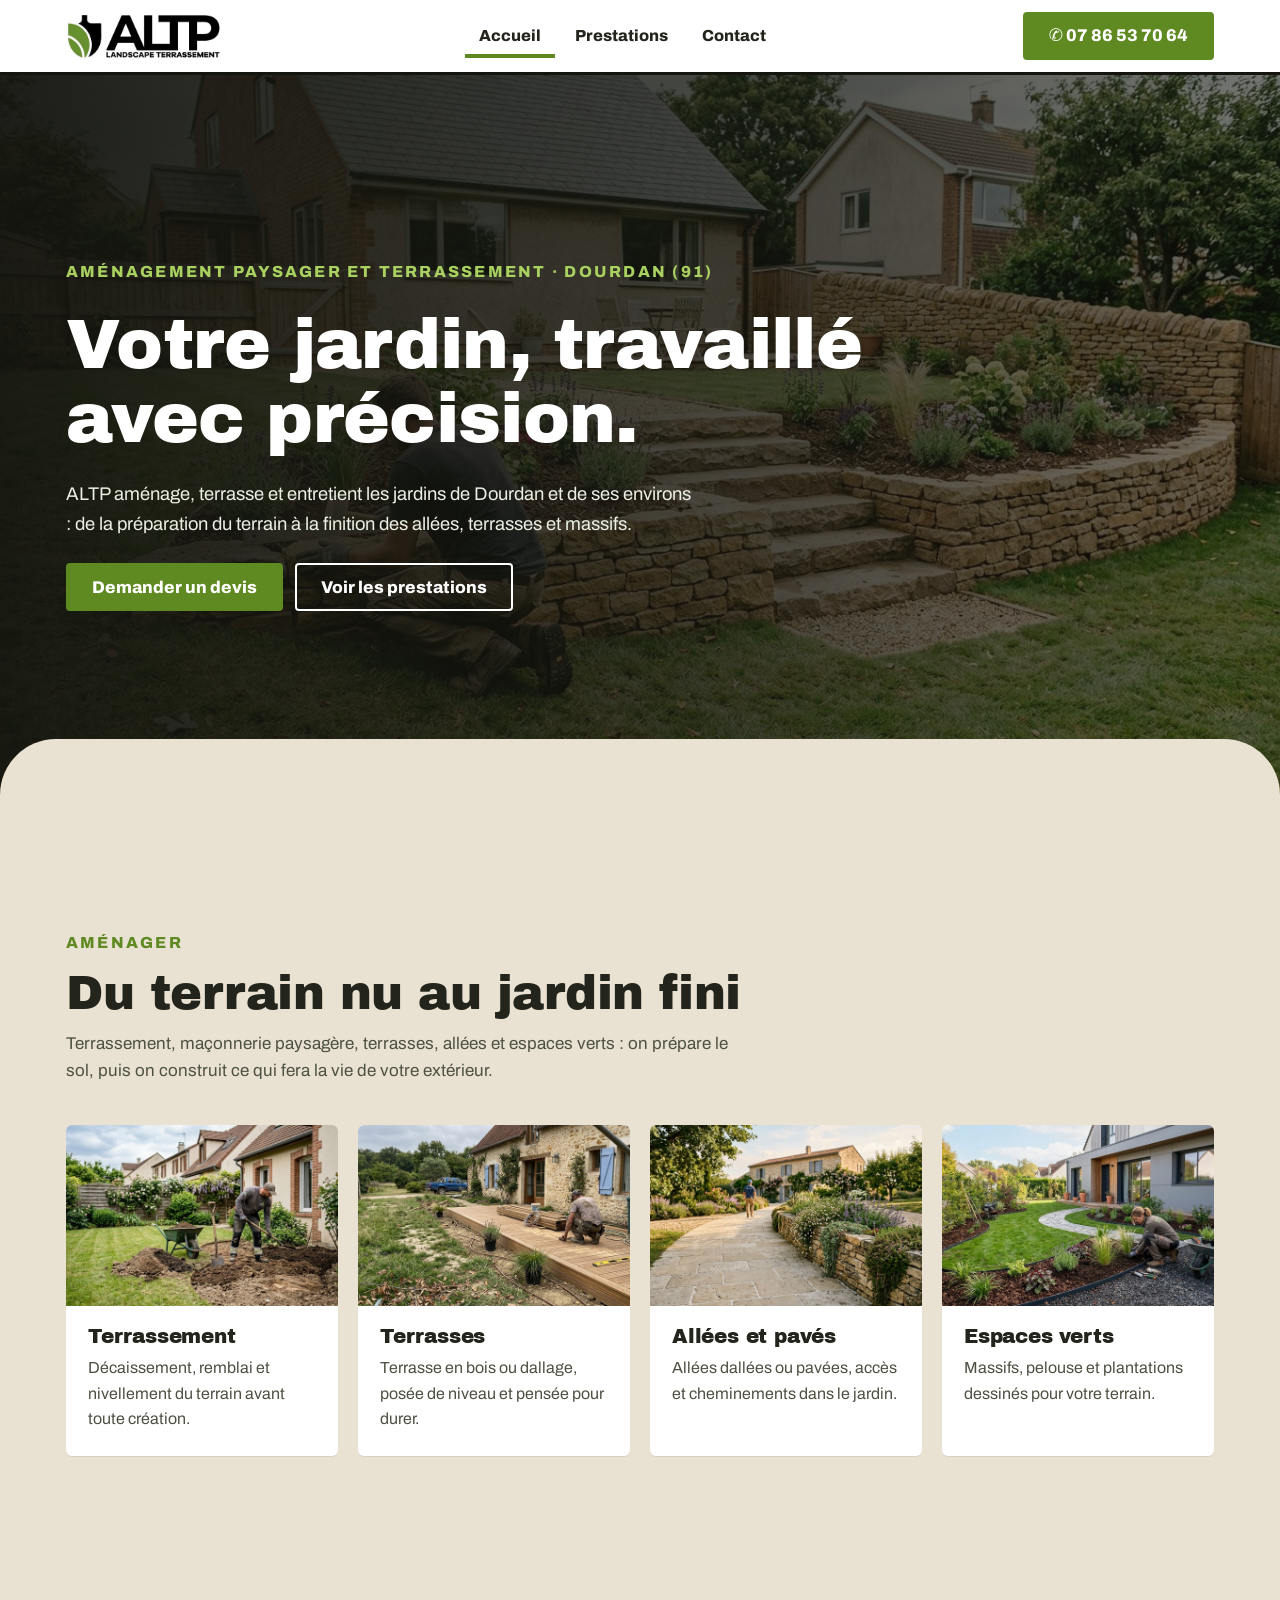
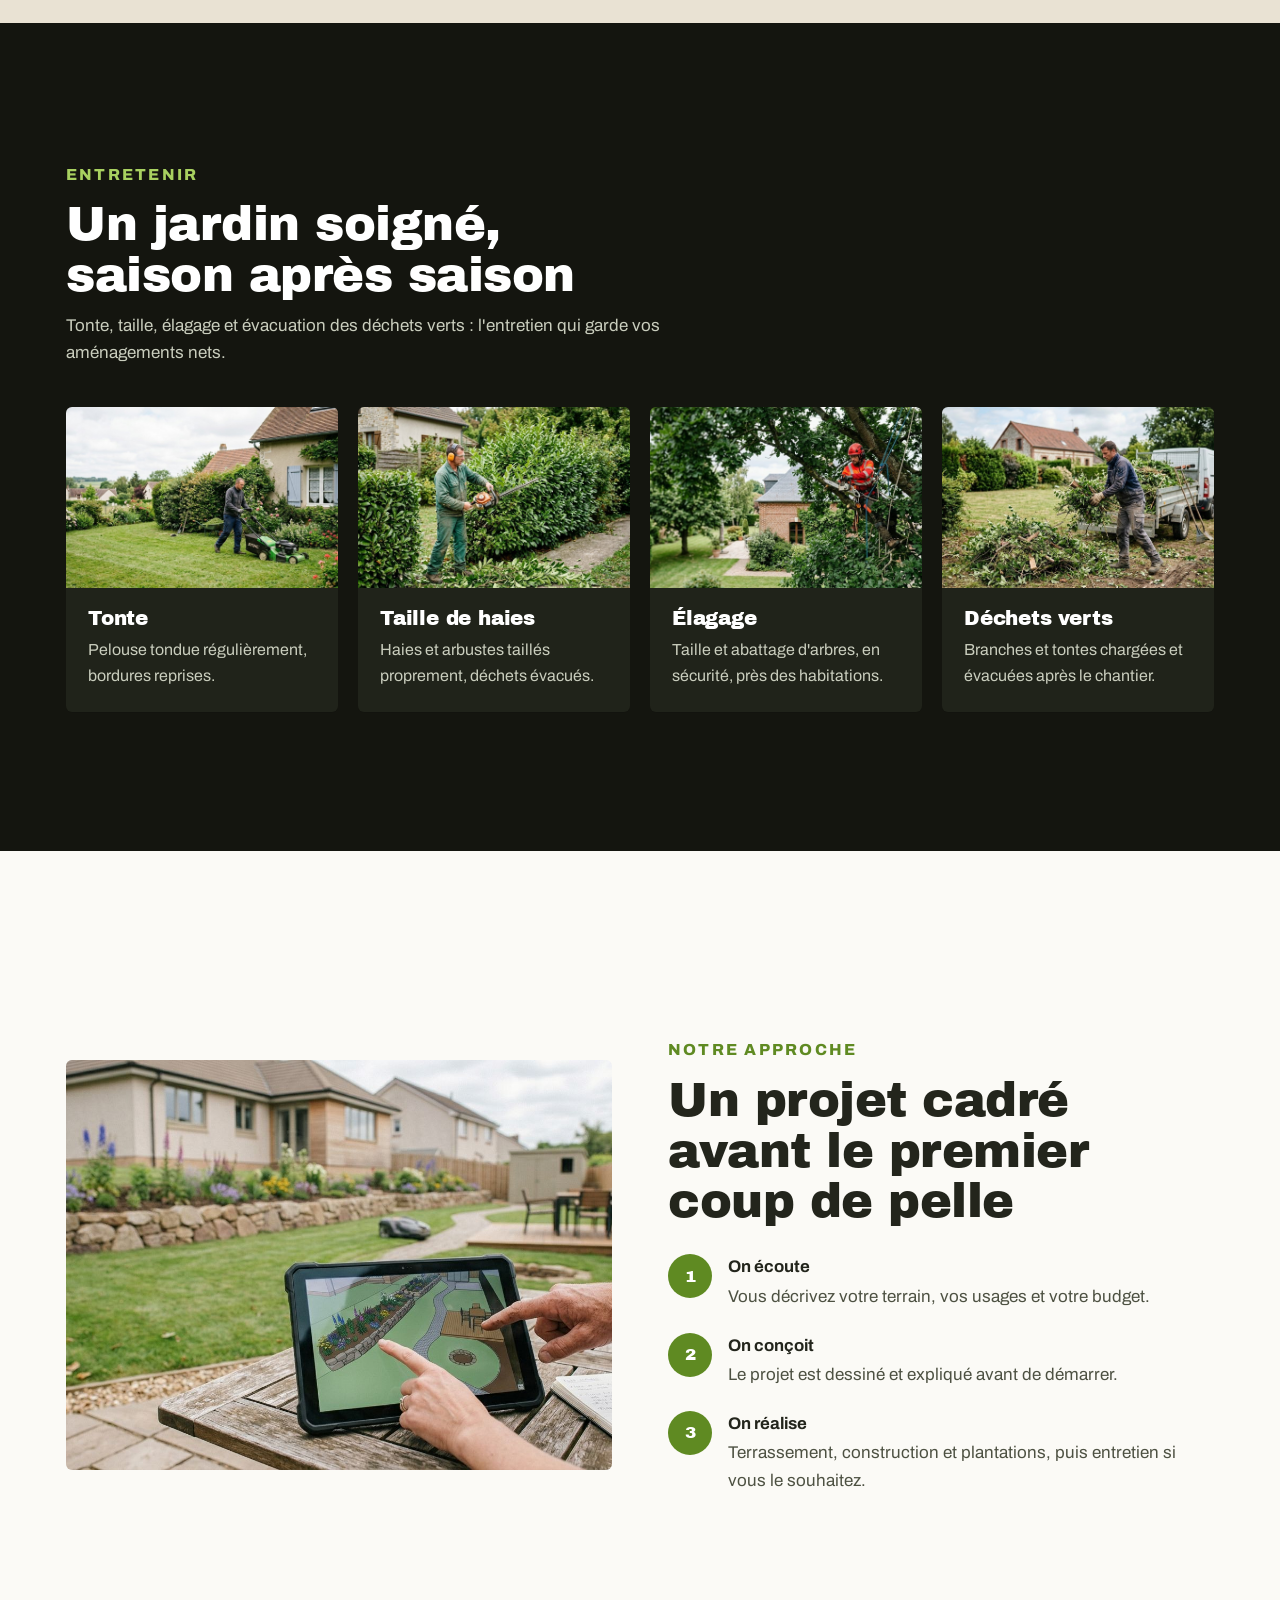
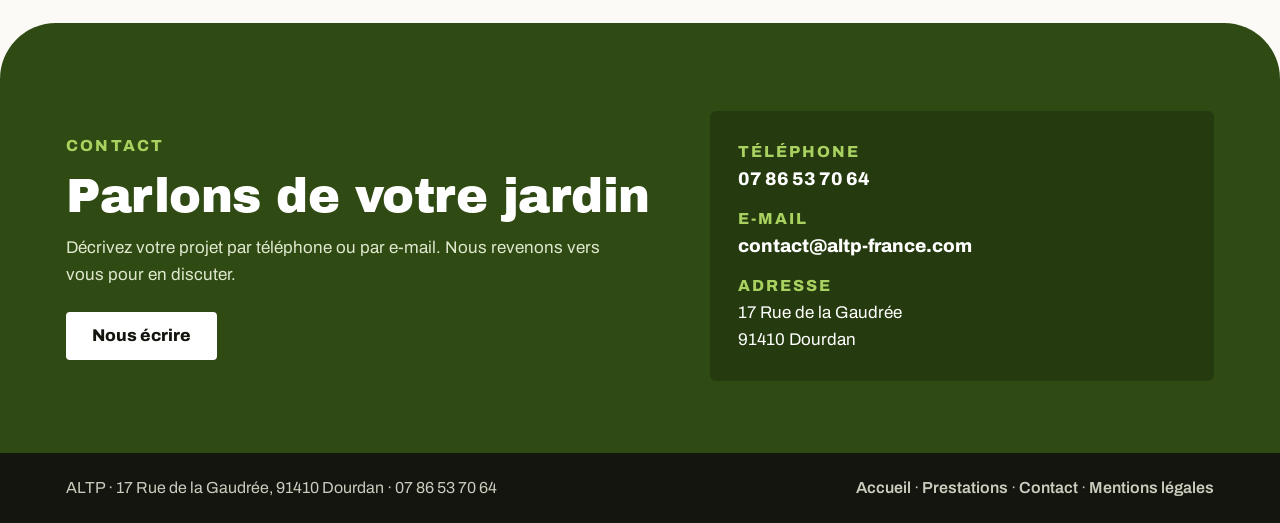
<file: index.html>
<!doctype html>
<html lang="fr">
<head>
<meta charset="utf-8">
<meta name="viewport" content="width=device-width, initial-scale=1">
<title>ALTP Dourdan | Aménagement paysager et terrassement</title>
<meta name="description" content="ALTP, aménagement paysager, terrassement et entretien de jardins à Dourdan (91). Terrasses, allées, plantations, tonte, taille et élagage.">
<meta name="robots" content="noindex, nofollow">
<link rel="icon" href="images/favicon.png">
<link rel="stylesheet" href="https://fonts.googleapis.com/css2?family=Archivo:wght@400;600;800&family=Archivo+Black&display=swap">
<link rel="stylesheet" href="style.css">
</head>
<body>
<header>
  <div class="w bar">
    <a class="logo" href="https://webaunet.github.io/altp/" aria-label="ALTP, retour à l'accueil"><img src="images/logo.png" width="845" height="260" alt="ALTP Landscape Terrassement"></a>
    <nav id="menu" aria-label="Navigation principale"><ul><li><a href="index.html" aria-current="page">Accueil</a></li><li><a href="prestations.html">Prestations</a></li><li><a href="contact.html">Contact</a></li></ul></nav>
    <a class="btn tel" href="tel:+33786537064" aria-label="Appeler le 07 86 53 70 64">&#9990;<span class="num">&nbsp;07 86 53 70 64</span></a>
    <button class="burger" id="burger" aria-label="Ouvrir le menu" aria-expanded="false" aria-controls="menu"><span></span></button>
  </div>
</header>
<main>
  <section class="hero">
    <img src="images/maconnerie.jpg" width="1408" height="768" alt="Paysagiste en train de monter un muret en pierre dans un jardin avec escalier et massifs">
    <div class="w">
      <span class="eyebrow">Aménagement paysager et terrassement · Dourdan (91)</span>
      <h1>Votre jardin, travaillé avec précision.</h1>
      <p>ALTP aménage, terrasse et entretient les jardins de Dourdan et de ses environs : de la préparation du terrain à la finition des allées, terrasses et massifs.</p>
      <div class="cta"><a class="btn" href="contact.html">Demander un devis</a><a class="btn ghost" href="prestations.html">Voir les prestations</a></div>
    </div>
  </section>
  <div class="hero-curve" aria-hidden="true"></div>
  <section class="band terre" id="amenager" style="padding-top:56px"><div class="w">
    <div class="head"><span class="eyebrow">Aménager</span><h2>Du terrain nu au jardin fini</h2><p>Terrassement, maçonnerie paysagère, terrasses, allées et espaces verts : on prépare le sol, puis on construit ce qui fera la vie de votre extérieur.</p></div>
    <div class="grid">
      <article class="card"><img loading="lazy" src="images/terrassement.jpg" width="1376" height="768" alt="Ouvrier qui terrasse un jardin avec une pelle et une brouette devant une maison"><div><h3>Terrassement</h3><p>Décaissement, remblai et nivellement du terrain avant toute création.</p></div></article>
      <article class="card"><img loading="lazy" src="images/terrasse-bois.jpg" width="1408" height="768" alt="Pose d'une terrasse en bois devant une maison en pierre"><div><h3>Terrasses</h3><p>Terrasse en bois ou dallage, posée de niveau et pensée pour durer.</p></div></article>
      <article class="card"><img loading="lazy" src="images/allee-paves.jpg" width="1408" height="768" alt="Allée en pavés bordée d'un muret de pierre et de massifs"><div><h3>Allées et pavés</h3><p>Allées dallées ou pavées, accès et cheminements dans le jardin.</p></div></article>
      <article class="card"><img loading="lazy" src="images/espace-vert.jpg" width="1408" height="768" alt="Création d'un massif et d'une pelouse aux courbes douces devant une maison moderne"><div><h3>Espaces verts</h3><p>Massifs, pelouse et plantations dessinés pour votre terrain.</p></div></article>
    </div></div></section>
  <section class="band sombre" id="entretenir"><div class="w">
    <div class="head"><span class="eyebrow">Entretenir</span><h2>Un jardin soigné, saison après saison</h2><p>Tonte, taille, élagage et évacuation des déchets verts : l'entretien qui garde vos aménagements nets.</p></div>
    <div class="grid">
      <article class="card"><img loading="lazy" src="images/tonte.jpg" width="1376" height="768" alt="Jardinier qui tond une pelouse près d'une maison aux volets bleus"><div><h3>Tonte</h3><p>Pelouse tondue régulièrement, bordures reprises.</p></div></article>
      <article class="card"><img loading="lazy" src="images/taille-haies.jpg" width="1200" height="896" alt="Jardinier équipé d'un casque anti-bruit qui taille une haie"><div><h3>Taille de haies</h3><p>Haies et arbustes taillés proprement, déchets évacués.</p></div></article>
      <article class="card"><img loading="lazy" src="images/elagage.jpg" width="1376" height="768" alt="Élagueur encordé dans un grand arbre avec une tronçonneuse"><div><h3>Élagage</h3><p>Taille et abattage d'arbres, en sécurité, près des habitations.</p></div></article>
      <article class="card"><img loading="lazy" src="images/dechets-verts.jpg" width="1408" height="768" alt="Jardinier chargeant des déchets verts sur une remorque"><div><h3>Déchets verts</h3><p>Branches et tontes chargées et évacuées après le chantier.</p></div></article>
    </div></div></section>
  <section class="band sec-approche" id="approche"><div class="w approche">
    <img loading="lazy" src="images/conception.jpg" width="1408" height="768" alt="Plan de jardin affiché sur une tablette, discuté autour d'une table de jardin">
    <div><span class="eyebrow">Notre approche</span><h2 style="margin-top:12px">Un projet cadré avant le premier coup de pelle</h2>
      <ol class="etapes">
        <li><b>1</b><div><strong>On écoute</strong><p>Vous décrivez votre terrain, vos usages et votre budget.</p></div></li>
        <li><b>2</b><div><strong>On conçoit</strong><p>Le projet est dessiné et expliqué avant de démarrer.</p></div></li>
        <li><b>3</b><div><strong>On réalise</strong><p>Terrassement, construction et plantations, puis entretien si vous le souhaitez.</p></div></li>
      </ol></div></div></section>
  <section class="contact"><div class="w box">
    <div><span class="eyebrow" style="color:#a8d160">Contact</span><h2 style="margin-top:12px">Parlons de votre jardin</h2><p>Décrivez votre projet par téléphone ou par e-mail. Nous revenons vers vous pour en discuter.</p>
      <div class="cta" style="margin-top:24px"><a class="btn" href="contact.html" style="background:#fff;color:var(--noir);border-color:#fff">Nous écrire</a></div></div>
    <address class="coord">
        <div><small>Téléphone</small><a href="tel:+33786537064">07 86 53 70 64</a></div>
        <div><small>E-mail</small><a href="mailto:contact@altp-france.com">contact@altp-france.com</a></div>
        <div><small>Adresse</small>17 Rue de la Gaudrée<br>91410 Dourdan</div>
      </address></div></section>
</main>
<footer>
  <div class="w">
    <span>ALTP · 17 Rue de la Gaudrée, 91410 Dourdan · 07 86 53 70 64</span>
    <span><a href="index.html">Accueil</a> · <a href="prestations.html">Prestations</a> · <a href="contact.html">Contact</a> · <a href="mentions-legales.html">Mentions légales</a></span>
  </div>
</footer>
<script src="script.js"></script>
</body>
</html>
</file>
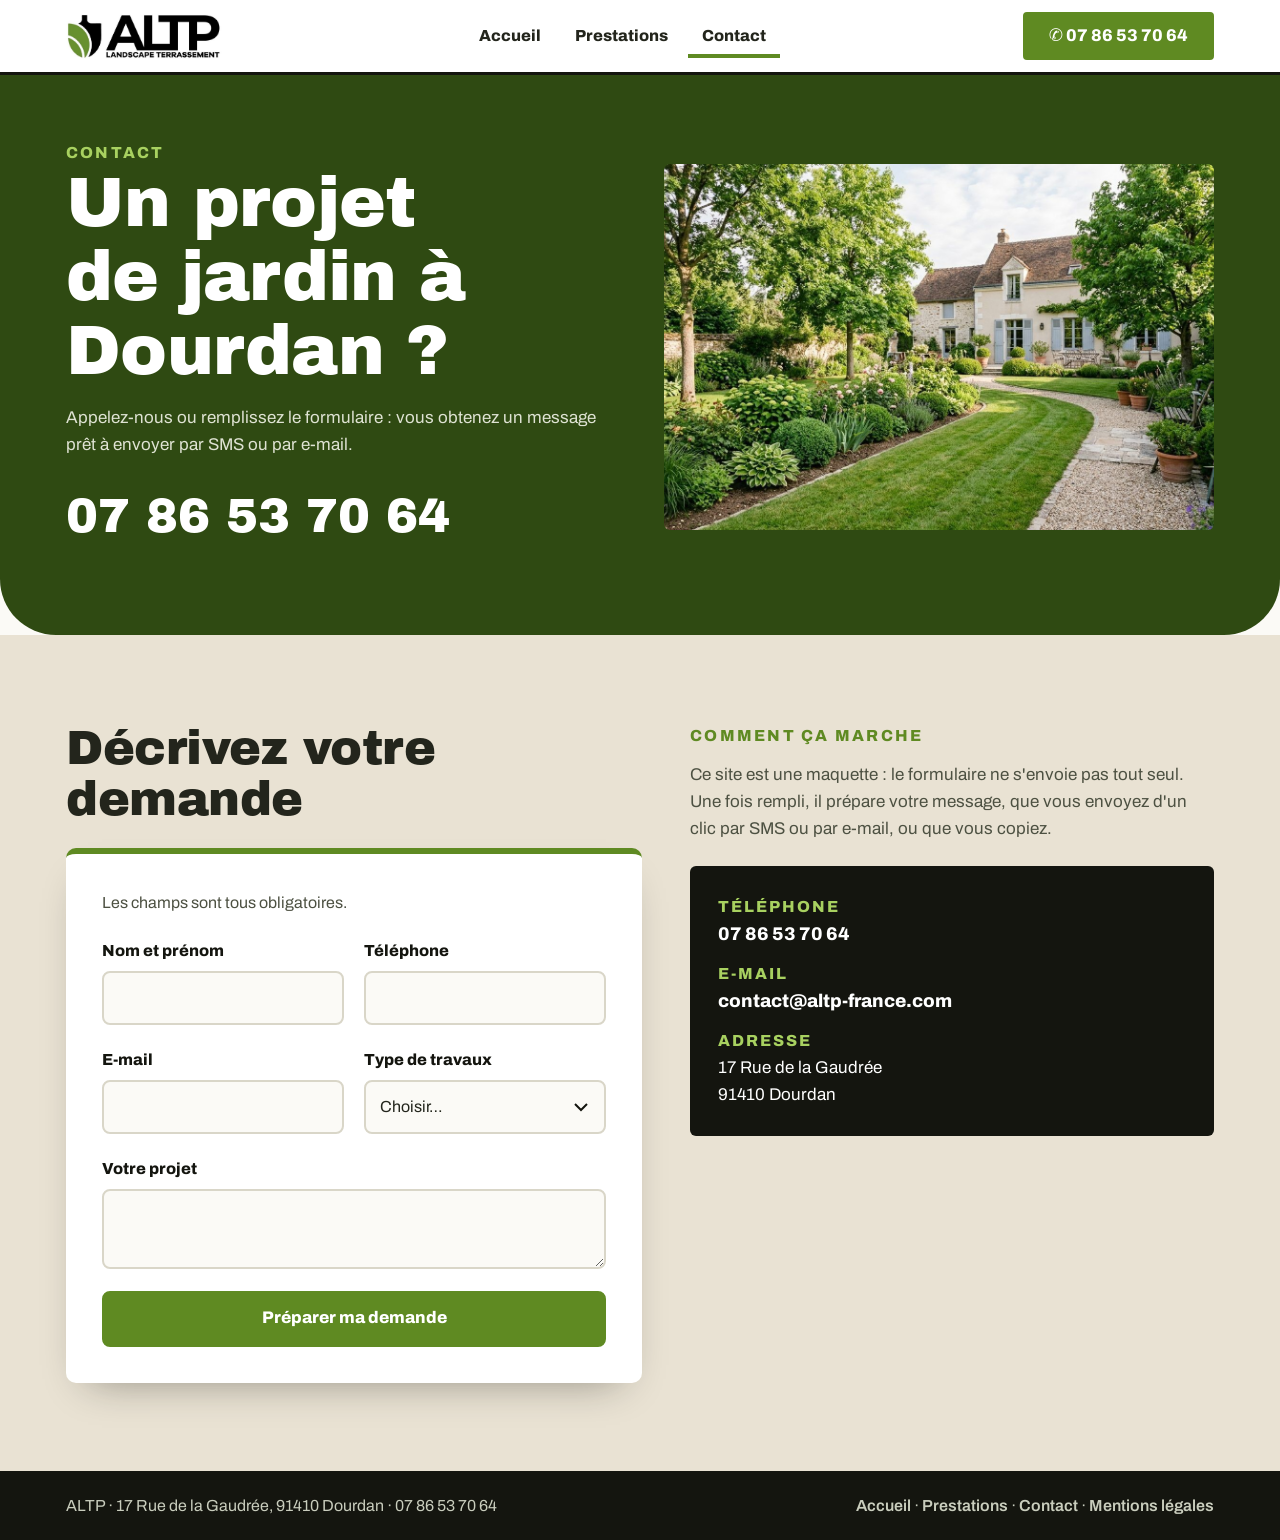
<file: contact.html>
<!doctype html>
<html lang="fr">
<head>
<meta charset="utf-8">
<meta name="viewport" content="width=device-width, initial-scale=1">
<title>Contact | ALTP Dourdan</title>
<meta name="description" content="Contactez ALTP à Dourdan (91) pour un projet d'aménagement paysager, de terrassement ou d'entretien de jardin : téléphone, e-mail, formulaire.">
<meta name="robots" content="noindex, nofollow">
<link rel="icon" href="images/favicon.png">
<link rel="stylesheet" href="https://fonts.googleapis.com/css2?family=Archivo:wght@400;600;800&family=Archivo+Black&display=swap">
<link rel="stylesheet" href="style.css">
</head>
<body>
<header>
  <div class="w bar">
    <a class="logo" href="https://webaunet.github.io/altp/" aria-label="ALTP, retour à l'accueil"><img src="images/logo.png" width="845" height="260" alt="ALTP Landscape Terrassement"></a>
    <nav id="menu" aria-label="Navigation principale"><ul><li><a href="index.html">Accueil</a></li><li><a href="prestations.html">Prestations</a></li><li><a href="contact.html" aria-current="page">Contact</a></li></ul></nav>
    <a class="btn tel" href="tel:+33786537064" aria-label="Appeler le 07 86 53 70 64">&#9990;<span class="num">&nbsp;07 86 53 70 64</span></a>
    <button class="burger" id="burger" aria-label="Ouvrir le menu" aria-expanded="false" aria-controls="menu"><span></span></button>
  </div>
</header>
<main>
  <section class="ph vert"><div class="w">
    <div><span class="eyebrow">Contact</span><h1>Un projet de jardin à Dourdan ?</h1>
      <p>Appelez-nous ou remplissez le formulaire : vous obtenez un message prêt à envoyer par SMS ou par e-mail.</p>
      <a class="bigtel" href="tel:+33786537064">07 86 53 70 64</a></div>
    <img src="images/entretien.jpg" width="1408" height="768" alt="Jardin entretenu avec pelouse tondue, massifs fleuris et allée gravillonnée" style="border-radius:6px;aspect-ratio:3/2;object-fit:cover;width:100%"></div></section>
  <section class="band court terre"><div class="w formgrid">
    <div><h2 style="margin-bottom:24px">Décrivez votre demande</h2>
      <form id="form" class="fcard" novalidate>
        <p class="fintro">Les champs sont tous obligatoires.</p>
        <div class="row">
        <label for="nom">Nom et prénom<input id="nom" name="nom" autocomplete="name" required aria-describedby="e-nom"><span class="err" id="e-nom" role="alert"></span></label>
        <label for="tel">Téléphone<input id="tel" name="tel" type="tel" autocomplete="tel" inputmode="tel" required aria-describedby="e-tel"><span class="err" id="e-tel" role="alert"></span></label>
        </div>
        <div class="row">
        <label for="mail">E-mail<input id="mail" name="mail" type="email" autocomplete="email" required aria-describedby="e-mail"><span class="err" id="e-mail" role="alert"></span></label>
        <label for="type">Type de travaux<select id="type" name="type" required aria-describedby="e-type"><option value="">Choisir…</option><option>Terrassement</option><option>Terrasse ou allée</option><option>Maçonnerie paysagère</option><option>Plantations, espaces verts</option><option>Entretien (tonte, taille, élagage)</option><option>Autre</option></select><span class="err" id="e-type" role="alert"></span></label>
        </div>
        <label for="msg">Votre projet<textarea id="msg" name="msg" required aria-describedby="e-msg"></textarea><span class="err" id="e-msg" role="alert"></span></label>
        <button class="btn big" type="submit">Préparer ma demande</button>
      </form></div>
    <div>
      <div class="recap" id="recap" hidden aria-live="polite">
        <h3>Votre demande est prête</h3>
        <pre id="recap-txt"></pre>
        <div class="actions">
          <a class="btn" id="b-sms" href="#">Envoyer par SMS</a>
          <a class="btn ghost" id="b-mail" href="#">Envoyer par e-mail</a>
          <button class="btn ghost" type="button" id="b-copy">Copier</button>
          <a class="btn ghost" href="tel:+33786537064">Appeler</a>
        </div>
        <div class="ok" id="ok" role="status"></div>
      </div>
      <div id="avant" class="head" style="margin:0 0 24px"><span class="eyebrow">Comment ça marche</span><p>Ce site est une maquette : le formulaire ne s'envoie pas tout seul. Une fois rempli, il prépare votre message, que vous envoyez d'un clic par SMS ou par e-mail, ou que vous copiez.</p></div>
      <address class="coord">
        <div><small>Téléphone</small><a href="tel:+33786537064">07 86 53 70 64</a></div>
        <div><small>E-mail</small><a href="mailto:contact@altp-france.com">contact@altp-france.com</a></div>
        <div><small>Adresse</small>17 Rue de la Gaudrée<br>91410 Dourdan</div>
      </address>
    </div></div></section>
</main>
<footer>
  <div class="w">
    <span>ALTP · 17 Rue de la Gaudrée, 91410 Dourdan · 07 86 53 70 64</span>
    <span><a href="index.html">Accueil</a> · <a href="prestations.html">Prestations</a> · <a href="contact.html">Contact</a> · <a href="mentions-legales.html">Mentions légales</a></span>
  </div>
</footer>
<script src="script.js"></script>
</body>
</html>
</file>
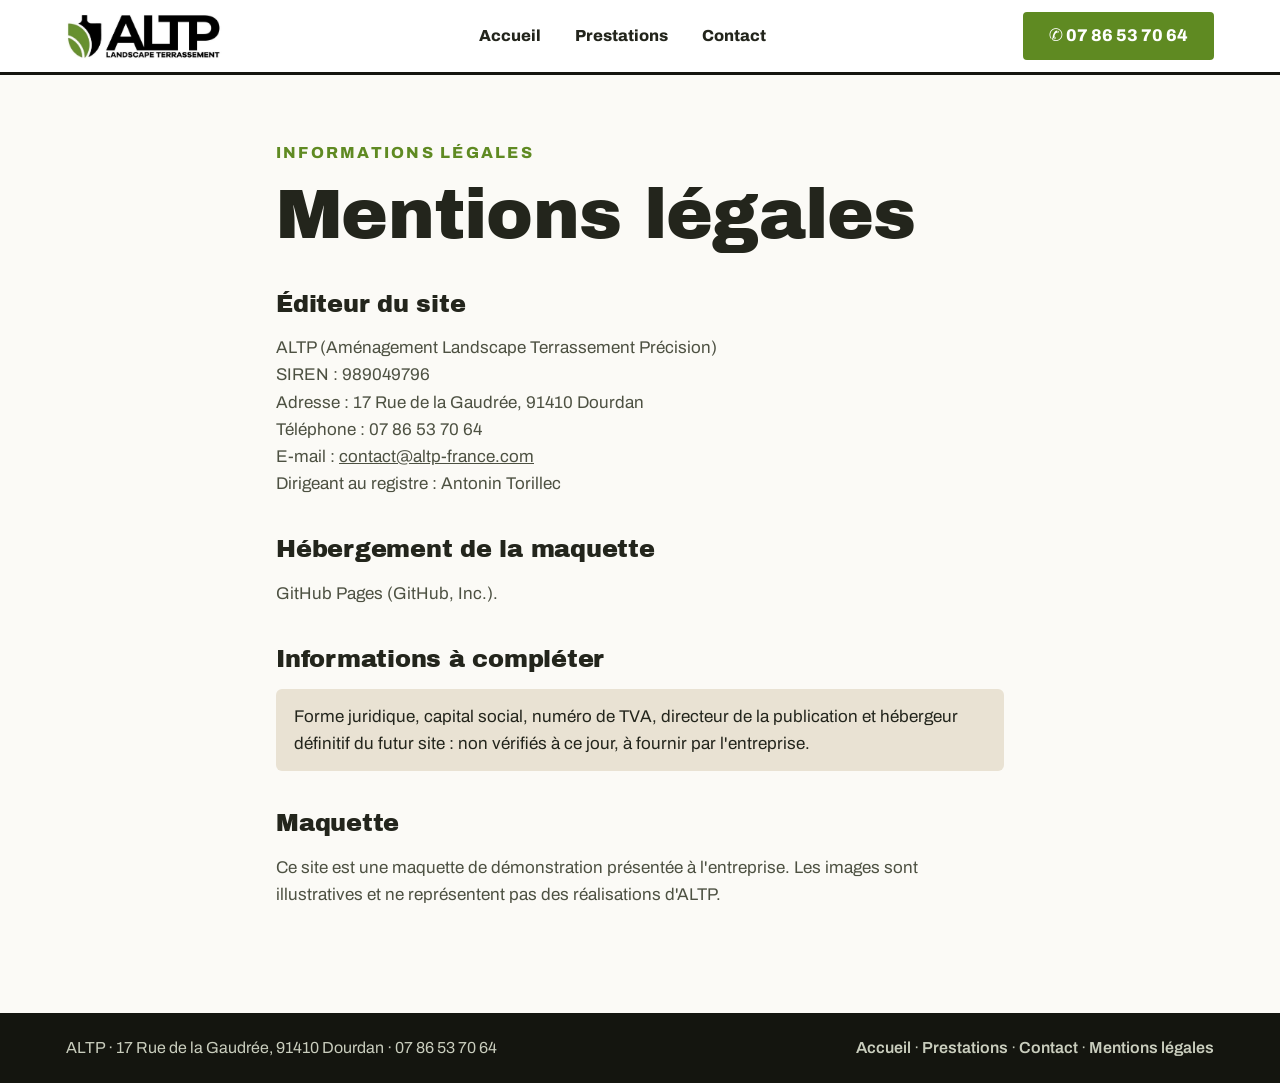
<file: mentions-legales.html>
<!doctype html>
<html lang="fr">
<head>
<meta charset="utf-8">
<meta name="viewport" content="width=device-width, initial-scale=1">
<title>Mentions légales | ALTP Dourdan</title>
<meta name="description" content="Mentions légales du site d'ALTP, aménagement paysager et terrassement à Dourdan (91).">
<meta name="robots" content="noindex, nofollow">
<link rel="icon" href="images/favicon.png">
<link rel="stylesheet" href="https://fonts.googleapis.com/css2?family=Archivo:wght@400;600;800&family=Archivo+Black&display=swap">
<link rel="stylesheet" href="style.css">
</head>
<body>
<header>
  <div class="w bar">
    <a class="logo" href="https://webaunet.github.io/altp/" aria-label="ALTP, retour à l'accueil"><img src="images/logo.png" width="845" height="260" alt="ALTP Landscape Terrassement"></a>
    <nav id="menu" aria-label="Navigation principale"><ul><li><a href="index.html">Accueil</a></li><li><a href="prestations.html">Prestations</a></li><li><a href="contact.html">Contact</a></li></ul></nav>
    <a class="btn tel" href="tel:+33786537064" aria-label="Appeler le 07 86 53 70 64">&#9990;<span class="num">&nbsp;07 86 53 70 64</span></a>
    <button class="burger" id="burger" aria-label="Ouvrir le menu" aria-expanded="false" aria-controls="menu"><span></span></button>
  </div>
</header>
<main>
  <section class="band court" style="padding-top:64px"><div class="w legal">
    <span class="eyebrow">Informations légales</span><h1 style="margin-top:12px">Mentions légales</h1>
    <h2>Éditeur du site</h2>
    <p>ALTP (Aménagement Landscape Terrassement Précision)<br>SIREN : 989049796<br>Adresse : 17 Rue de la Gaudrée, 91410 Dourdan<br>Téléphone : 07 86 53 70 64<br>E-mail : <a href="mailto:contact@altp-france.com">contact@altp-france.com</a><br>Dirigeant au registre : Antonin Torillec</p>
    <h2>Hébergement de la maquette</h2>
    <p>GitHub Pages (GitHub, Inc.).</p>
    <h2>Informations à compléter</h2>
    <p class="manque">Forme juridique, capital social, numéro de TVA, directeur de la publication et hébergeur définitif du futur site : non vérifiés à ce jour, à fournir par l'entreprise.</p>
    <h2>Maquette</h2>
    <p>Ce site est une maquette de démonstration présentée à l'entreprise. Les images sont illustratives et ne représentent pas des réalisations d'ALTP.</p>
  </div></section>
</main>
<footer>
  <div class="w">
    <span>ALTP · 17 Rue de la Gaudrée, 91410 Dourdan · 07 86 53 70 64</span>
    <span><a href="index.html">Accueil</a> · <a href="prestations.html">Prestations</a> · <a href="contact.html">Contact</a> · <a href="mentions-legales.html">Mentions légales</a></span>
  </div>
</footer>
<script src="script.js"></script>
</body>
</html>
</file>
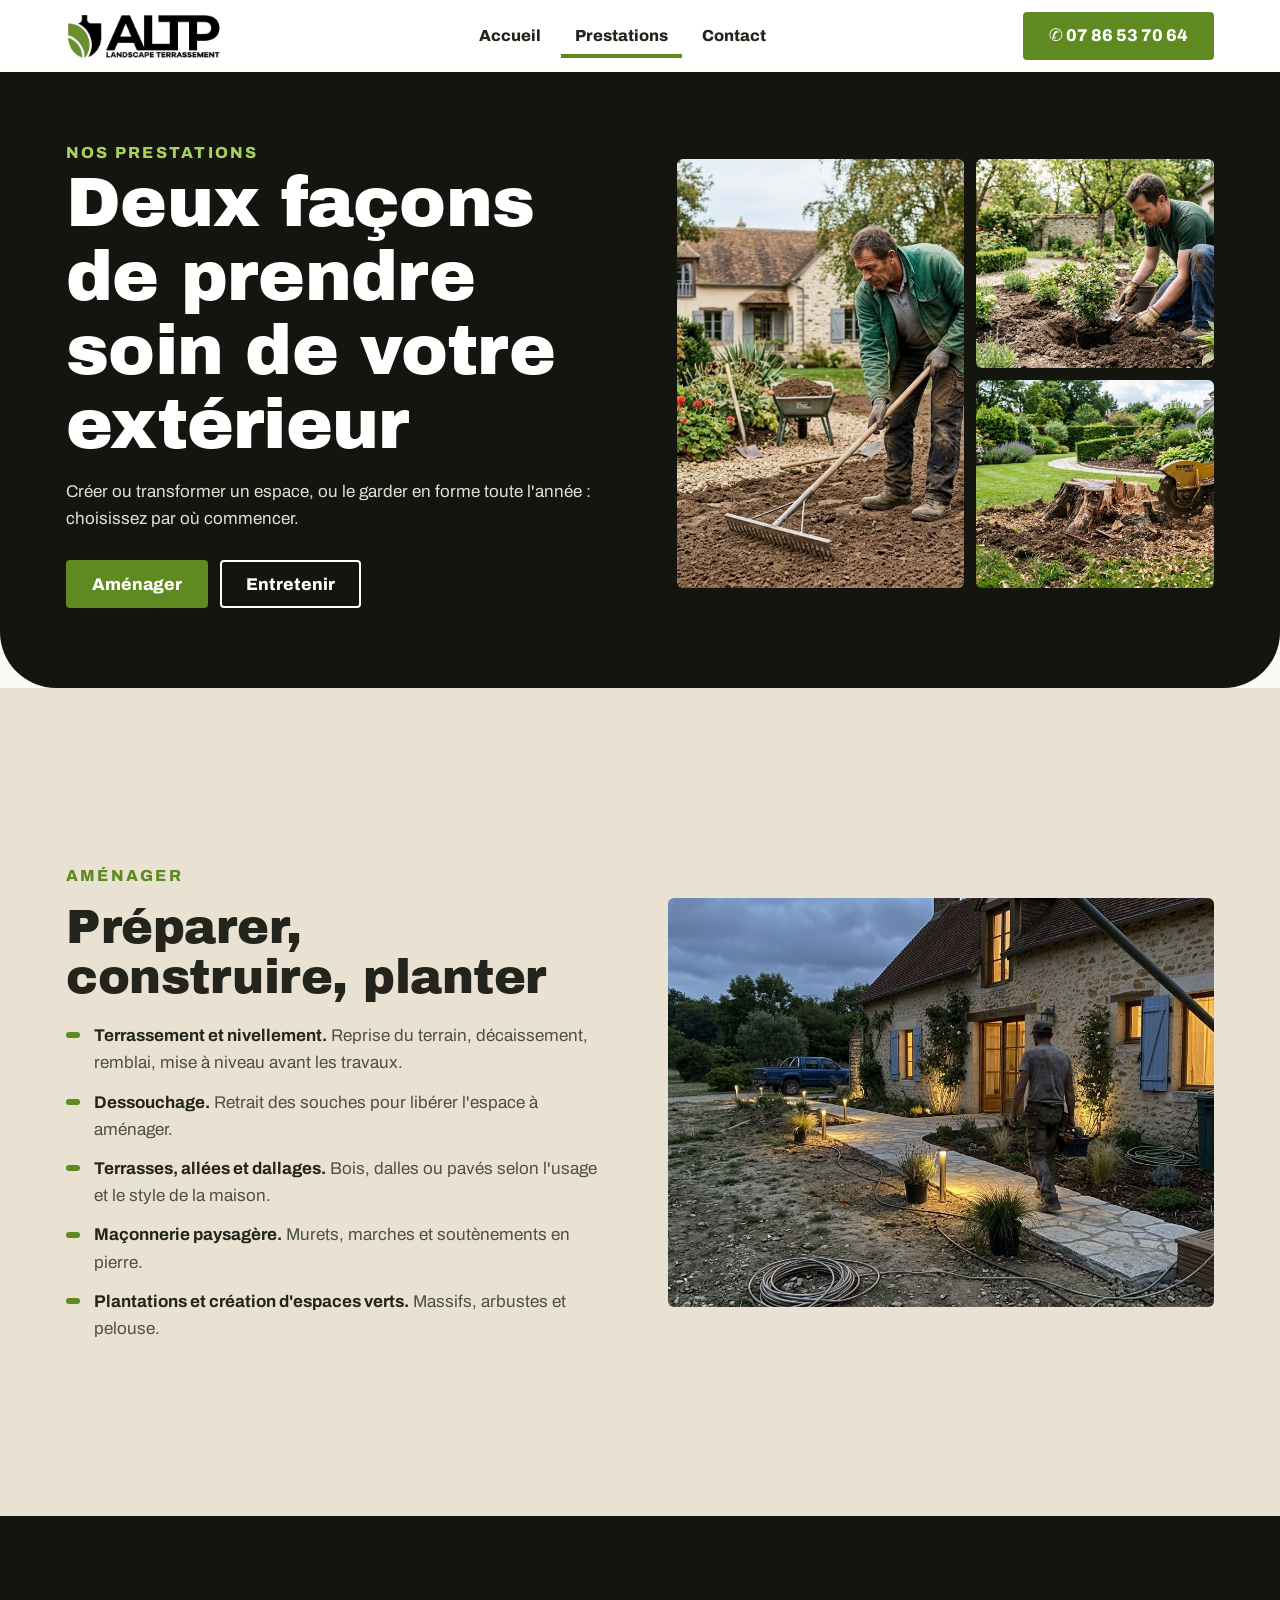
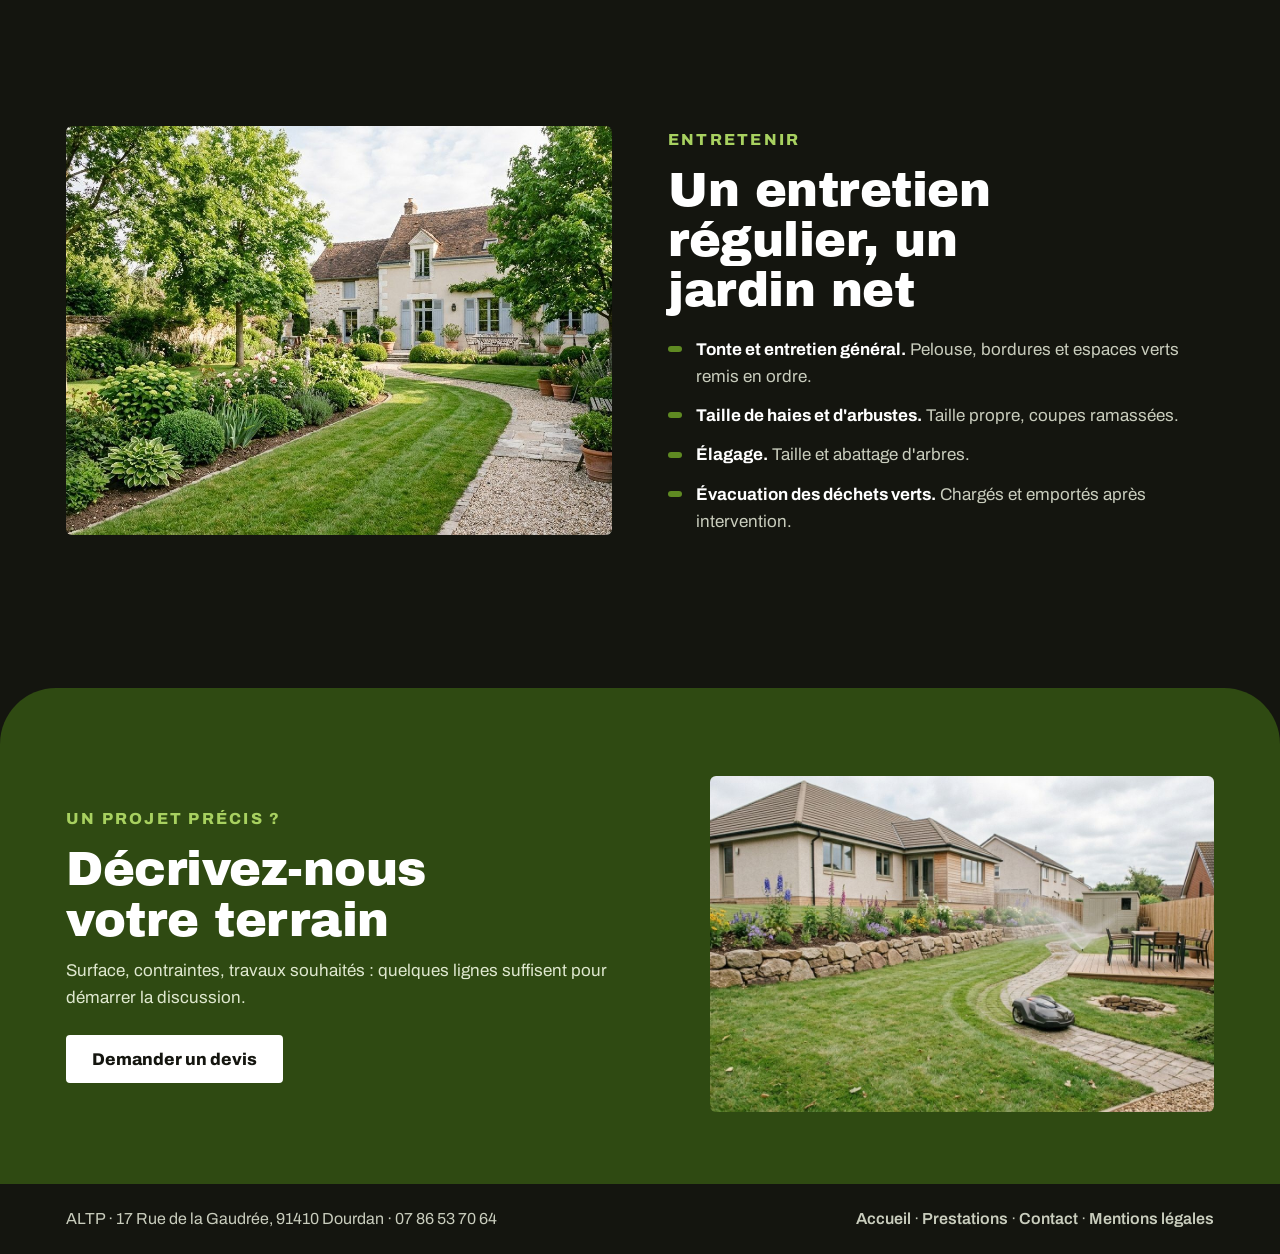
<file: prestations.html>
<!doctype html>
<html lang="fr">
<head>
<meta charset="utf-8">
<meta name="viewport" content="width=device-width, initial-scale=1">
<title>Prestations | ALTP Dourdan</title>
<meta name="description" content="Terrassement, terrasses, allées, plantations, tonte, taille de haies et élagage : les prestations d'ALTP à Dourdan (91).">
<meta name="robots" content="noindex, nofollow">
<link rel="icon" href="images/favicon.png">
<link rel="stylesheet" href="https://fonts.googleapis.com/css2?family=Archivo:wght@400;600;800&family=Archivo+Black&display=swap">
<link rel="stylesheet" href="style.css">
</head>
<body>
<header>
  <div class="w bar">
    <a class="logo" href="https://webaunet.github.io/altp/" aria-label="ALTP, retour à l'accueil"><img src="images/logo.png" width="845" height="260" alt="ALTP Landscape Terrassement"></a>
    <nav id="menu" aria-label="Navigation principale"><ul><li><a href="index.html">Accueil</a></li><li><a href="prestations.html" aria-current="page">Prestations</a></li><li><a href="contact.html">Contact</a></li></ul></nav>
    <a class="btn tel" href="tel:+33786537064" aria-label="Appeler le 07 86 53 70 64">&#9990;<span class="num">&nbsp;07 86 53 70 64</span></a>
    <button class="burger" id="burger" aria-label="Ouvrir le menu" aria-expanded="false" aria-controls="menu"><span></span></button>
  </div>
</header>
<main>
  <section class="ph"><div class="w">
    <div><span class="eyebrow">Nos prestations</span><h1>Deux façons de prendre soin de votre extérieur</h1>
      <p>Créer ou transformer un espace, ou le garder en forme toute l'année : choisissez par où commencer.</p>
      <div class="cta" style="margin-top:28px"><a class="btn" href="#amenager">Aménager</a><a class="btn ghost" href="#entretenir">Entretenir</a></div></div>
    <div class="mosaic">
      <img src="images/nivellement.jpg" width="1400" height="764" alt="Jardinier qui ratisse et nivelle une terre fraîchement travaillée">
      <img src="images/plantation.jpg" width="1400" height="764" alt="Jardinier qui plante des vivaces dans un massif">
      <img src="images/dessouchage.jpg" width="1408" height="768" alt="Souche d'arbre et broyeur de souches dans un jardin">
    </div></div></section>
  <section class="band terre" id="amenager"><div class="w detail">
    <div><span class="eyebrow">Aménager</span><h2 style="margin-top:12px">Préparer, construire, planter</h2>
      <ul class="liste">
        <li><strong>Terrassement et nivellement.</strong> Reprise du terrain, décaissement, remblai, mise à niveau avant les travaux.</li>
        <li><strong>Dessouchage.</strong> Retrait des souches pour libérer l'espace à aménager.</li>
        <li><strong>Terrasses, allées et dallages.</strong> Bois, dalles ou pavés selon l'usage et le style de la maison.</li>
        <li><strong>Maçonnerie paysagère.</strong> Murets, marches et soutènements en pierre.</li>
        <li><strong>Plantations et création d'espaces verts.</strong> Massifs, arbustes et pelouse.</li>
      </ul></div>
    <img loading="lazy" src="images/allee-dallee.jpg" width="1408" height="768" alt="Chantier d'une allée dallée devant une maison en pierre, éclairée en soirée"></div></section>
  <section class="band sombre" id="entretenir"><div class="w detail rev">
    <div><span class="eyebrow">Entretenir</span><h2 style="margin-top:12px">Un entretien régulier, un jardin net</h2>
      <ul class="liste">
        <li><strong>Tonte et entretien général.</strong> Pelouse, bordures et espaces verts remis en ordre.</li>
        <li><strong>Taille de haies et d'arbustes.</strong> Taille propre, coupes ramassées.</li>
        <li><strong>Élagage.</strong> Taille et abattage d'arbres.</li>
        <li><strong>Évacuation des déchets verts.</strong> Chargés et emportés après intervention.</li>
      </ul></div>
    <img loading="lazy" src="images/entretien.jpg" width="1408" height="768" alt="Jardin entretenu avec pelouse tondue, massifs fleuris et allée gravillonnée"></div></section>
  <section class="contact"><div class="w box">
    <div><span class="eyebrow" style="color:#a8d160">Un projet précis ?</span><h2 style="margin-top:12px">Décrivez-nous votre terrain</h2><p>Surface, contraintes, travaux souhaités : quelques lignes suffisent pour démarrer la discussion.</p>
      <div class="cta" style="margin-top:24px"><a class="btn" href="contact.html" style="background:#fff;color:var(--noir);border-color:#fff">Demander un devis</a></div></div>
    <img src="images/robot-tonte.jpg" loading="lazy" width="1408" height="768" alt="Jardin avec muret en pierre, massifs et robot de tonte sur la pelouse" style="border-radius:6px;aspect-ratio:3/2;object-fit:cover;width:100%"></div></section>
</main>
<footer>
  <div class="w">
    <span>ALTP · 17 Rue de la Gaudrée, 91410 Dourdan · 07 86 53 70 64</span>
    <span><a href="index.html">Accueil</a> · <a href="prestations.html">Prestations</a> · <a href="contact.html">Contact</a> · <a href="mentions-legales.html">Mentions légales</a></span>
  </div>
</footer>
<script src="script.js"></script>
</body>
</html>
</file>
<file: style.css>
/* Concept : bandes franches noir / vert feuille / terre, titres massifs comme le logo, photos de chantier en grand */
:root{
  --noir:#14150f; --vert:#5f8a22; --vert-fonce:#2f4a12; --terre:#e9e2d3; --craie:#fbfaf6; --texte:#23251c; --texte-doux:#4d5142;
  --f-titre:'Archivo Black','Archivo',Impact,sans-serif; --f-texte:'Archivo',system-ui,-apple-system,'Segoe UI',sans-serif;
  color-scheme:light;
}
*{box-sizing:border-box}
html{scroll-behavior:smooth;scroll-padding-top:84px}
body{margin:0;background:var(--craie);color:var(--texte);font-family:var(--f-texte);font-size:17px;line-height:1.6}
img{display:block;max-width:100%;height:auto}
a{color:inherit}
.w{width:100%;max-width:1180px;margin:0 auto;padding-left:max(16px,env(safe-area-inset-left,0px));padding-right:max(16px,env(safe-area-inset-right,0px))}
h1,h2,h3{font-family:var(--f-titre);font-weight:400;line-height:1.05;margin:0;text-wrap:balance;letter-spacing:-.01em}
h1{font-size:clamp(2.3rem,6vw,4.4rem)} h2{font-size:clamp(1.8rem,4vw,3rem)} h3{font-size:1.25rem}
.eyebrow{font-size:1rem;font-weight:800;letter-spacing:.14em;text-transform:uppercase;color:var(--vert)}
.btn{display:inline-flex;align-items:center;justify-content:center;min-height:48px;padding:0 24px;border-radius:4px;font-weight:800;text-decoration:none;border:2px solid var(--vert);background:var(--vert);color:#fff;cursor:pointer;font:inherit;font-weight:800}
.btn:hover{background:var(--vert-fonce);border-color:var(--vert-fonce)}
.btn:focus-visible,a:focus-visible,button:focus-visible{outline:3px solid #f2c200;outline-offset:2px}
.btn.ghost{background:transparent;border-color:#fff;color:#fff}
.btn.ghost:hover{background:#fff;color:var(--noir)}
.btn.dark{background:var(--noir);border-color:var(--noir)} .btn.dark:hover{background:#000}
/* header */
header{position:sticky;top:env(safe-area-inset-top,0px);z-index:20;background:#fff;border-bottom:3px solid var(--noir)}
body::before{content:"";position:fixed;inset:0 0 auto;height:env(safe-area-inset-top,0px);background:#fff;z-index:30}
.bar{display:flex;align-items:center;justify-content:space-between;gap:16px;min-height:72px}
.logo img{height:48px;width:auto}
nav ul{display:flex;gap:6px;list-style:none;margin:0;padding:0}
nav a{display:flex;align-items:center;min-height:44px;padding:0 14px;text-decoration:none;font-weight:800;font-size:1rem}
nav a:hover{color:var(--vert)} nav a[aria-current="page"]{box-shadow:inset 0 -4px 0 var(--vert)}
.tel{white-space:nowrap}
.burger{display:none;width:48px;height:48px;border:2px solid var(--noir);background:#fff;border-radius:4px;cursor:pointer;padding:0}
.burger span,.burger span::before,.burger span::after{display:block;width:22px;height:3px;background:var(--noir);margin:0 auto;position:relative;content:""}
.burger span::before{position:absolute;top:-7px;left:0}.burger span::after{position:absolute;top:7px;left:0}
@media(max-width:980px){
  .burger{display:block}
  nav{position:absolute;left:0;right:0;top:100%;background:#fff;border-bottom:3px solid var(--noir);display:none}
  nav.open{display:block}
  nav ul{flex-direction:column;padding:8px max(16px,env(safe-area-inset-left,0px)) 16px}
  nav a{min-height:48px}
  .bar{position:relative}
}
@media(max-width:560px){.tel .num{display:none}.tel{padding:0 16px}}
/* hero */
.hero{position:relative;background:var(--noir);color:#fff;overflow:hidden}
.hero>img{position:absolute;inset:0;width:100%;height:100%;object-fit:cover;object-position:50% 60%;opacity:.55}
.hero::after{content:"";position:absolute;inset:0;background:linear-gradient(90deg,rgba(20,21,15,.92) 0%,rgba(20,21,15,.55) 60%,rgba(20,21,15,.2) 100%)}
.hero .w{position:relative;z-index:1;display:flex;flex-direction:column;justify-content:center;gap:24px;min-height:min(86vh,720px);padding-block:72px}
.hero p{max-width:34em;font-size:1.15rem;margin:0;color:#ecefe4}
.hero .eyebrow{color:#a8d160}
.cta{display:flex;flex-wrap:wrap;gap:12px}
.hero-curve{height:56px;background:var(--terre);border-radius:56px 56px 0 0;position:relative;z-index:2;margin-top:-56px}
/* prestations */
.band{padding-block:88px}
.terre{background:var(--terre)}
.head{display:grid;gap:12px;max-width:40em;margin-bottom:40px}
.head p{margin:0;color:var(--texte-doux)}
.grid{display:grid;grid-template-columns:repeat(auto-fit,minmax(250px,1fr));gap:20px}
.card{background:#fff;border-radius:6px;overflow:hidden;display:flex;flex-direction:column;box-shadow:0 1px 0 rgba(0,0,0,.08)}
.card img{aspect-ratio:3/2;object-fit:cover;width:100%}
.card div{padding:20px 22px 24px;display:grid;gap:8px;min-width:0}
.card p{margin:0;color:var(--texte-doux);font-size:1rem}
/* entretenir */
.sombre{background:var(--noir);color:#fff}
.sombre .head p{color:#c9cdbd}
.sombre .card{background:#20231a}
.sombre .card p{color:#c9cdbd}
.sombre .eyebrow{color:#a8d160}
/* approche */
.approche{display:grid;grid-template-columns:1fr 1fr;gap:56px;align-items:center}
.approche img{border-radius:6px;aspect-ratio:4/3;object-fit:cover;width:100%}
.etapes{display:grid;gap:22px;margin:28px 0 0;padding:0;list-style:none}
.etapes li{display:grid;grid-template-columns:44px 1fr;gap:16px}
.etapes b{display:grid;place-items:center;width:44px;height:44px;border-radius:50%;background:var(--vert);color:#fff;font-family:var(--f-titre);font-weight:400}
.etapes p{margin:2px 0 0;color:var(--texte-doux)}
.etapes strong{display:block;font-size:1.05rem}
@media(max-width:820px){.approche{grid-template-columns:1fr;gap:32px}.band{padding-block:64px}}
/* contact */
.contact{background:var(--vert-fonce);color:#fff;border-radius:56px 56px 0 0;margin-top:-56px;position:relative;z-index:2;padding-block:88px 72px}
.sec-approche{background:var(--craie);position:relative;z-index:1;border-radius:0}
.contact .box{display:grid;grid-template-columns:1.2fr 1fr;gap:40px;align-items:center}
.contact p{margin:12px 0 0;color:#dfe8cf;max-width:32em}
.coord{display:grid;gap:12px;background:rgba(0,0,0,.22);padding:28px;border-radius:6px;font-style:normal}
.coord a{font-weight:800;font-size:1.15rem;text-decoration:none;overflow-wrap:anywhere}
.coord a:hover{text-decoration:underline}
.coord small{display:block;font-size:1rem;letter-spacing:.12em;text-transform:uppercase;color:#a8d160;font-weight:800}
@media(max-width:820px){.contact .box{grid-template-columns:1fr}}
footer{background:var(--noir);color:#c9cdbd;font-size:1rem}
footer .w{display:flex;flex-wrap:wrap;gap:8px 28px;align-items:center;justify-content:space-between;padding-block:22px}
footer a{text-decoration:none;font-weight:600}footer a:hover{color:#fff;text-decoration:underline}
@media(prefers-reduced-motion:reduce){html{scroll-behavior:auto}}

/* pages internes */
.band{display:flex;align-items:center;min-height:min(92vh,860px)}
.band>.w{width:100%}
.ph{background:var(--noir);color:#fff;padding-block:64px 80px;border-radius:0 0 56px 56px;position:relative;z-index:2}
.ph .w{display:grid;grid-template-columns:1.05fr 1fr;gap:48px;align-items:center}
.ph p{color:#dfe3d3;margin:16px 0 0;max-width:32em}
.ph .eyebrow{color:#a8d160}
.mosaic{display:grid;grid-template-columns:1.2fr 1fr;grid-template-rows:1fr 1fr;gap:12px;aspect-ratio:4/3.2}
.mosaic img{width:100%;height:100%;object-fit:cover;border-radius:6px}
.mosaic img:first-child{grid-row:span 2}
.fan{position:relative;aspect-ratio:4/3}
.ph.vert{background:var(--vert-fonce)}
.ph.vert .w{grid-template-columns:1fr 1fr}
.bigtel{display:block;font-family:var(--f-titre);font-size:clamp(1.8rem,5vw,3rem);text-decoration:none;margin-top:20px;overflow-wrap:anywhere}
.bigtel:hover{color:#a8d160}
.detail{display:grid;grid-template-columns:1fr 1fr;gap:56px;align-items:center}
.detail.rev>:first-child{order:2}
.detail img{border-radius:6px;aspect-ratio:4/3;object-fit:cover;width:100%}
.liste{margin:20px 0 0;padding:0;list-style:none;display:grid;gap:12px}
.liste li{padding-left:28px;position:relative;color:var(--texte-doux)}
.liste li::before{content:"";position:absolute;left:0;top:.6em;width:14px;height:6px;background:var(--vert);border-radius:3px}
.liste strong{color:var(--texte)}
.sombre .liste li{color:#c9cdbd}.sombre .liste strong{color:#fff}
.formgrid{display:grid;grid-template-columns:1.1fr 1fr;gap:48px;align-items:start}
form{display:grid;gap:18px}
label{font-weight:800;font-size:1rem;display:grid;gap:6px}
input,textarea,select{font:inherit;padding:12px 14px;border:2px solid #b9b9a8;border-radius:4px;background:#fff;color:var(--texte);min-height:48px;width:100%}
textarea{min-height:140px;resize:vertical}
input:focus-visible,textarea:focus-visible,select:focus-visible{outline:3px solid #f2c200;outline-offset:1px;border-color:var(--noir)}
.err{color:#9b1c1c;font-weight:600;font-size:1rem;min-height:0}
[aria-invalid="true"]{border-color:#9b1c1c}
.recap{background:var(--noir);color:#fff;border-radius:6px;padding:28px;display:grid;gap:16px}
.recap pre{margin:0;white-space:pre-wrap;font:inherit;background:rgba(255,255,255,.08);padding:16px;border-radius:4px;overflow-wrap:anywhere}
.actions{display:flex;flex-wrap:wrap;gap:10px}
.recap .btn.ghost:hover{color:var(--noir)}
.ok{color:#a8d160;font-weight:800;min-height:1.5em}
.legal{max-width:760px}
.legal h2{font-size:1.5rem;margin:40px 0 12px}
.legal p,.legal li{color:var(--texte-doux)}
.legal .manque{background:var(--terre);padding:14px 18px;border-radius:6px;color:var(--texte)}
.band.court{min-height:0}
@media(max-width:820px){.ph .w,.detail,.formgrid,.ph.vert .w{grid-template-columns:1fr;gap:32px}.detail.rev>:first-child{order:0}.band{min-height:0}}
.recap[hidden],[hidden]{display:none!important}
.terre .coord{background:var(--noir);color:#fff}

/* formulaire de contact */
.fcard{background:#fff;border-radius:10px;padding:36px;box-shadow:0 18px 40px -22px rgba(20,21,15,.45);border-top:6px solid var(--vert);gap:22px}
.fintro{margin:0;color:var(--texte-doux);font-size:1rem}
.row{display:grid;grid-template-columns:1fr 1fr;gap:20px;align-items:start}
.fcard label{align-content:start}
.fcard label{gap:8px;color:var(--noir)}
.fcard input,.fcard select,.fcard textarea{border:2px solid #d9d6c8;background:var(--craie);border-radius:8px;min-height:52px;font-weight:400;transition:border-color .15s,box-shadow .15s,background .15s}
.fcard input:hover,.fcard select:hover,.fcard textarea:hover{border-color:var(--vert)}
.fcard input:focus,.fcard select:focus,.fcard textarea:focus{outline:none;border-color:var(--vert);background:#fff;box-shadow:0 0 0 4px rgba(95,138,34,.22)}
.fcard select{appearance:none;padding-right:44px;background-image:url("data:image/svg+xml,%3Csvg xmlns='http://www.w3.org/2000/svg' width='14' height='9' viewBox='0 0 14 9'%3E%3Cpath d='M1 1l6 6 6-6' fill='none' stroke='%2314150f' stroke-width='2'/%3E%3C/svg%3E");background-repeat:no-repeat;background-position:right 16px center}
.fcard [aria-invalid="true"]{border-color:#9b1c1c;background:#fdf3f3}
.fcard .err:empty{display:none}
.btn.big{min-height:56px;font-size:1.05rem;width:100%;border-radius:8px}
@media(max-width:560px){.row{grid-template-columns:1fr}.fcard{padding:24px 20px}}
</file>
